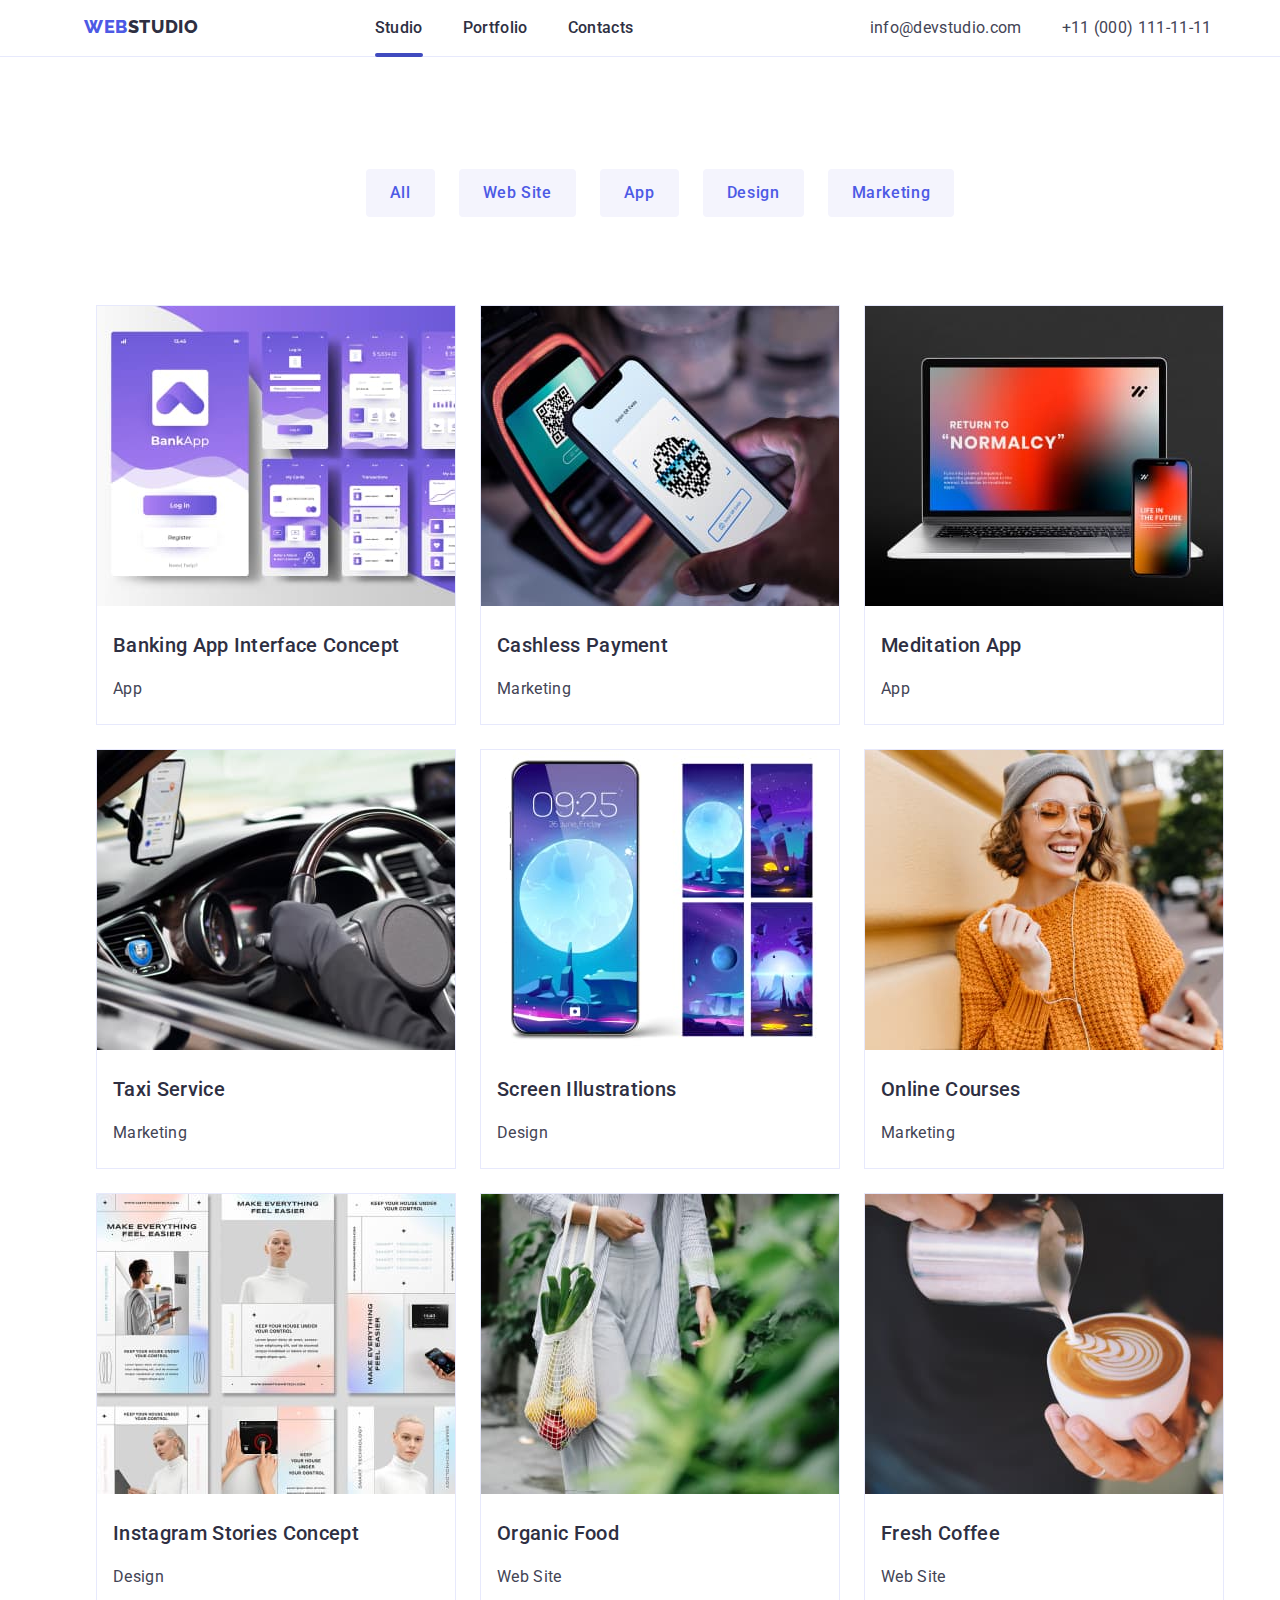
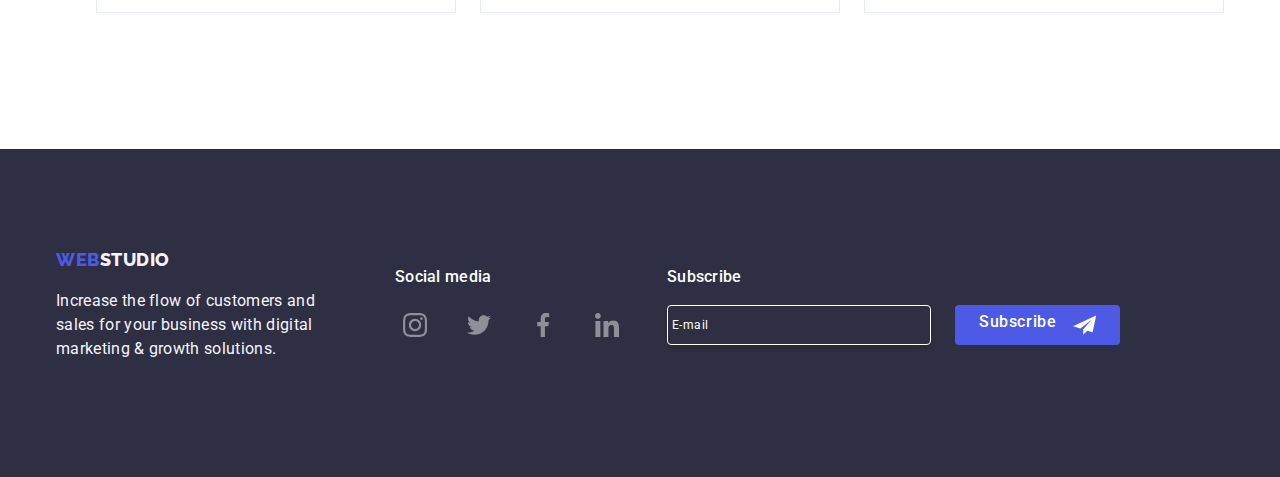
<file: portfolio.html>
<!DOCTYPE html>
<html lang="en">
  <head>
    <meta charset="UTF-8" />
    <meta name="viewport" content="width=device-width, initial-scale=1.0" />
    <title>WEBSTUDIO</title>
    <link rel="preconnect" href="https://fonts.googleapis.com" />
    <link rel="preconnect" href="https://fonts.gstatic.com" crossorigin />
    <link
      href="https://fonts.googleapis.com/css2?family=Raleway:ital,wght@0,800;1,800&family=Roboto:wght@400;500;700;900&display=swap"
      rel="stylesheet"
    />
    <link rel="stylesheet" href="./css/styles.css" />
    <link rel="stylesheet" href="./css/modern-normalize.css" />
  </head>
  <body>
    <div class="js-menu-container">
      <button class="menu-close-btn js-close-menu">
        <i data-feather="x"></i>
      </button>

      <nav class="menu-nav">
        <ul class="menu-nav-list">
          <li class="menu-nav-item">
            <a href="index.html" class="menu-nav-link active-page">Studio</a>
          </li>
          <li class="menu-nav-item">
            <a href="portfolio.html" class="menu-nav-link">Portfolio</a>
          </li>
          <li class="menu-nav-item">
            <a href="contacts.html" class="menu-nav-link">Contacts</a>
          </li>
        </ul>
      </nav>
      <div class="menu-contacts-social">
        <div class="menu-contacts-social-wrap">
          <section class="menu-contacts-section">
            <a href="tel:+110001111111" class="menu-contact-phone"
              >+11 (000) 111-11-11</a
            >
            <a href="mailto:info@devstudio.com" class="menu-contact-mail"
              >info@devstudio.com</a
            >
          </section>
          <div class="menu-icons-list">
            <a
              href="https://www.instagram.com/"
              class="menu-social-icon"
              rel="nofollow noopener noreferrer"
              target="_blank"
              aria-label="instagram-link"
            >
              <svg>
                <use href="./images/icons.svg.svg#icon-instagram"></use>
              </svg>
            </a>
            <a
              href="https://www.twitter.com/"
              class="menu-social-icon"
              rel="nofollow noopener noreferrer"
              target="_blank"
              aria-label="twitter-link"
            >
              <svg>
                <use href="./images/icons.svg.svg#icon-twitter"></use>
              </svg>
            </a>
            <a
              href="https://www.facebook.com/"
              class="menu-social-icon"
              rel="nofollow noopener noreferrer"
              target="_blank"
              aria-label="facebook-link"
            >
              <svg>
                <use href="./images/icons.svg.svg#icon-facebook"></use>
              </svg>
            </a>
            <a
              href="https://ro.linkedin.com/"
              class="menu-social-icon"
              rel="nofollow noopener noreferrer"
              target="_blank"
              aria-label="linkedin-link"
            >
              <svg>
                <use href="./images/icons.svg.svg#icon-linkedin"></use>
              </svg>
            </a>
          </div>
        </div>
      </div>
    </div>
    <!-- Header section -->
    <header class="global-header">
      <div class="header-section container">
        <div>
          <!-- Logo text -->
          <a href="index.html" class="logo">STUDIO</a>
          <button type="button" class="burger-menu-btn js-open-menu">
            <i data-feather="menu"></i>
          </button>
        </div>

        <!-- Nav section -->
        <nav class="main-nav">
          <ul class="nav-list">
            <li class="nav-item">
              <a href="index.html" class="nav-link active-page">Studio</a>
            </li>
            <li>
              <a href="portfolio.html">Portfolio</a>
            </li>
            <li>
              <a href="contacts.html">Contacts</a>
            </li>
          </ul>
        </nav>

        <!-- Contacts section -->
        <section class="contacts-section">
          <a href="mailto:info@devstudio.com" class="contact-mail"
            >info@devstudio.com</a
          >
          <a href="tel:+110001111111" class="contact-phone"
            >+11 (000) 111-11-11</a
          >
        </section>
      </div>
    </header>

    <!-- Main section -->
    <main>
      <!-- Button section -->
      <section class="section">
        <div class="container button-section">
          <ul class="button-list">
            <li>
              <button type="button" class="filter-button">All</button>
            </li>
            <li>
              <button type="button" class="filter-button">Web Site</button>
            </li>
            <li>
              <button type="button" class="filter-button">App</button>
            </li>
            <li>
              <button type="button" class="filter-button">Design</button>
            </li>
            <li>
              <button type="button" class="filter-button">Marketing</button>
            </li>
          </ul>
        </div>
      </section>

      <!-- Pictures section -->
      <section class="section">
        <div class="container picture-section">
          <ul class="picture-section-list">
            <li class="picture-section-card">
              <div class="overlay-image">
                <img
                  src="./images/purple_bank_app.jpg"
                  alt="purple_banking_app"
                  width="360"
                  height="300"
                />
                <div class="overlay">
                  <p class="overlay-text">
                    14 Stylish and User-Friendly App Design Concepts · Task
                    Manager App · Calorie Tracker App · Exotic Fruit Ecommerce
                    App · Cloud Storage App
                  </p>
                </div>
              </div>
              <div>
                <h3 class="picture-section-title">
                  Banking App Interface Concept
                </h3>
                <span class="picture-section-text">App</span>
              </div>
            </li>
            <li class="picture-section-card">
              <div class="overlay-image">
                <img
                  src="./images/phone_payment.jpg"
                  alt="phone_cashless_payment"
                  width="360"
                  height="300"
                />
                <div class="overlay">
                  <p class="overlay-text">
                    14 Stylish and User-Friendly App Design Concepts · Task
                    Manager App · Calorie Tracker App · Exotic Fruit Ecommerce
                    App · Cloud Storage App
                  </p>
                </div>
              </div>
              <h3 class="picture-section-title">Cashless Payment</h3>
              <span class="picture-section-text">Marketing</span>
            </li>
            <li class="picture-section-card">
              <div class="overlay-image">
                <img
                  src="./images/laptop_and_phone_turned_on.jpg"
                  alt="laptop_and_phone_turned_on"
                  width="360"
                  height="300"
                />
                <div class="overlay">
                  <p class="overlay-text">
                    14 Stylish and User-Friendly App Design Concepts · Task
                    Manager App · Calorie Tracker App · Exotic Fruit Ecommerce
                    App · Cloud Storage App
                  </p>
                </div>
              </div>
              <h3 class="picture-section-title">Meditation App</h3>
              <span class="picture-section-text">App</span>
            </li>
            <li class="picture-section-card">
              <div class="overlay-image">
                <img
                  src="./images/diver_behind_steering_wheel_with_gps_on.jpg"
                  alt="diver_behind_steering_wheel_with_gps_on"
                  width="360"
                  height="300"
                />
                <div class="overlay">
                  <p class="overlay-text">
                    14 Stylish and User-Friendly App Design Concepts · Task
                    Manager App · Calorie Tracker App · Exotic Fruit Ecommerce
                    App · Cloud Storage App
                  </p>
                </div>
              </div>
              <h3 class="picture-section-title">Taxi Service</h3>
              <span class="picture-section-text">Marketing</span>
            </li>
            <li class="picture-section-card">
              <div class="overlay-image">
                <img
                  src="./images/screen_ilustrations_blue.jpg"
                  alt="blue_screen_ilustrations"
                  width="360"
                  height="300"
                />
                <div class="overlay">
                  <p class="overlay-text">
                    14 Stylish and User-Friendly App Design Concepts · Task
                    Manager App · Calorie Tracker App · Exotic Fruit Ecommerce
                    App · Cloud Storage App
                  </p>
                </div>
              </div>
              <h3 class="picture-section-title">Screen Illustrations</h3>
              <span class="picture-section-text">Design</span>
            </li>
            <li class="picture-section-card">
              <div class="overlay-image">
                <img
                  src="./images/girl_with_grey_beanie_sunglasses_orange_sweater.jpg"
                  alt="young_woman_with_grey_beanie_sunglasses_orange_sweater"
                  width="360"
                  height="300"
                />
                <div class="overlay">
                  <p class="overlay-text">
                    14 Stylish and User-Friendly App Design Concepts · Task
                    Manager App · Calorie Tracker App · Exotic Fruit Ecommerce
                    App · Cloud Storage App
                  </p>
                </div>
              </div>
              <h3 class="picture-section-title">Online Courses</h3>
              <span class="picture-section-text">Marketing</span>
            </li>
            <li class="picture-section-card">
              <div class="overlay-image">
                <img
                  src="./images/instagram_stories_concept.jpg"
                  alt="instagram_stories_concept"
                  width="360"
                  height="300"
                />
                <div class="overlay">
                  <p class="overlay-text">
                    14 Stylish and User-Friendly App Design Concepts · Task
                    Manager App · Calorie Tracker App · Exotic Fruit Ecommerce
                    App · Cloud Storage App
                  </p>
                </div>
              </div>
              <h3 class="picture-section-title">Instagram Stories Concept</h3>
              <span class="picture-section-text">Design</span>
            </li>
            <li class="picture-section-card">
              <div class="overlay-image">
                <img
                  src="./images/woman_dressed_in_grey_with_a_bag_full_of_vegetables.jpg"
                  alt="woman_dressed_in_grey_with_a_bag_full_of_vegetables"
                  width="360"
                  height="300"
                />
                <div class="overlay">
                  <p class="overlay-text">
                    14 Stylish and User-Friendly App Design Concepts · Task
                    Manager App · Calorie Tracker App · Exotic Fruit Ecommerce
                    App · Cloud Storage App
                  </p>
                </div>
              </div>
              <h3 class="picture-section-title">Organic Food</h3>
              <span class="picture-section-text">Web Site</span>
            </li>
            <li class="picture-section-card">
              <div class="overlay-image">
                <img
                  src="./images/barista_making_a_coffee_with_foam.jpg"
                  alt="barista_making_a_coffee_with_foam"
                  width="360"
                  height="300"
                />
                <div class="overlay">
                  <p class="overlay-text">
                    14 Stylish and User-Friendly App Design Concepts · Task
                    Manager App · Calorie Tracker App · Exotic Fruit Ecommerce
                    App · Cloud Storage App
                  </p>
                </div>
              </div>
              <h3 class="picture-section-title">Fresh Coffee</h3>
              <span class="picture-section-text">Web Site</span>
            </li>
          </ul>
        </div>
      </section>
    </main>

    <!-- Footer section -->
    <footer>
      <section class="footer-section">
        <div class="container footer-section-style">
          <div class="footer-item">
            <a href="index.html" class="logo-footer">STUDIO</a>
            <p class="footer-text">
              Increase the flow of customers and<br />
              sales for your business with digital<br />
              marketing & growth solutions.
            </p>
          </div>
          <div class="footer-section-social-links">
            <p>Social media</p>
            <div class="footer-icons-list">
              <a
                href="https://www.instagram.com/"
                class="footer-social-icon"
                rel="nofollow noopener noreferrer"
                target="_blank"
                aria-label="instagram-link"
              >
                <svg>
                  <use href="./images/icons.svg.svg#icon-instagram"></use>
                </svg>
              </a>
              <a
                href="https://www.twitter.com/"
                class="footer-social-icon"
                rel="nofollow noopener noreferrer"
                target="_blank"
                aria-label="twitter-link"
              >
                <svg>
                  <use href="./images/icons.svg.svg#icon-twitter"></use>
                </svg>
              </a>
              <a
                href="https://www.facebook.com/"
                class="footer-social-icon"
                rel="nofollow noopener noreferrer"
                target="_blank"
                aria-label="facebook-link"
              >
                <svg>
                  <use href="./images/icons.svg.svg#icon-facebook"></use>
                </svg>
              </a>
              <a
                href="https://ro.linkedin.com/"
                class="footer-social-icon"
                rel="nofollow noopener noreferrer"
                target="_blank"
                aria-label="linkedin-link"
              >
                <svg>
                  <use href="./images/icons.svg.svg#icon-linkedin"></use>
                </svg>
              </a>
            </div>
          </div>
          <div class="subscribe-item">
            <p class="subscribe-text">Subscribe</p>
            <div>
              <form class="subscribe-form">
                <div class="subscribe-group">
                  <input
                    name="subscribe"
                    type="email"
                    id="subscribe"
                    class="subscribe-input"
                    required
                  />
                  <label for="subscribe" class="subscribe-label">E-mail</label>
                </div>
                <div>
                  <button type="submit" class="subscribe-btn">
                    <span class="subscribe-btn-text">Subscribe</span>
                    <svg class="subscribe-btn-icon">
                      <use href="./images/icons.svg.svg#icon-subscribe"></use>
                    </svg>
                  </button>
                </div>
              </form>
            </div>
          </div>
        </div>
      </section>
    </footer>
    <script>
      feather.replace();
    </script>
    <script src="./js/modal.js"></script>
    <script src="./js/mobile-menu.js"></script>
  </body>
</html>
</file>
<file: css/styles.css>
:root {
  --primary-text-color: #2e2f42;
  --secondary-text-color: #434455;
  --primary-bg-color: #ffffff;
  --footer-bg-color: #2e2f42;
  --icons-color-active: #4d5ae5;
  --social-icon-bg-color: #4d5ae5;
  --social-icon-color-active: #f4f4fd;
  --social-icon-color: #8e8f99;
  --customers-icon-color: #8e8f99;
  --navy-blue-modal: #2e2f4266;
  --modal-background: #fcfcfc;
  --modal-close-btn: #2e2f42;
  --modal-cole-btn-bg: #e7e9fc;
  --active-page-bg: #404bbf;
  --overlay-bg: #4d5ae5;
  --overlay-text-color: #f4f4fd;
  --form-heading-color: #2e2f42;
  --form-label-color: #8e8f99;
  --form-icon-color: #2e2f42;
  --checkbox-color: #4d5ae5;
  --checkbox-text-color: #8e8f99;
  --checkbox-policy-txt-color: #4d5ae5;
  --subscribe-text-color: #fff;
  --subscribe-btn-bg-color: #4d5ae5;
  --burger-menu-color: #2e2f42;
  --menu-close-btn-bg: #fff;
  --menu-close-btn-border: #2e2f42;
  --menu-text-color: #2e2f42;
  --menu-text-color-active: #404bbf;
  --transition: 250ms cubic-bezier(0.4, 0, 0.2, 1);
}

/* General styles */

body {
  font-family: "Roboto", sans-serif;
  font-size: 16px;
  font-weight: 400;
  line-height: 1.5;
  letter-spacing: 0.02em;

  color: var(--primary-text-color);
  background-color: var(--primary-bg-color);
}

ul {
  list-style-type: none;
}

a {
  text-decoration: none;
  transition: background-color, color var(--transition);
}

*,
*::before,
*::after {
  box-sizing: border-box;
}

.container {
  width: 100%;
  margin: 0, auto;
}

/* .section {
  padding: 94px, 0;
} */

/* Mobile menu */
.js-menu-container {
  display: none;
}
.js-menu-container.is-open {
  display: flex;
  flex-direction: column;
  position: fixed;
  background-color: #fff;
  /* z-index: 1; */
  width: 100%;
  height: 100%;
}
.burger-menu-btn {
  color: var(--burger-menu-color);
  display: inline-block;
  float: right;
  margin-right: 16px;
  border: none;
  background-color: #fff;
  cursor: pointer;
}
.menu-close-btn {
  position: absolute;
  top: 24px;
  right: 24px;
  border-radius: 50%;
  width: 24px;
  height: 24px;
  color: var(--modal-close-btn);
  background-color: var(--menu-close-btn-bg);
  border-color: var(--menu-close-btn-border);
  display: flex;
  justify-content: center;
  align-items: center;
  border-style: none;
  margin-bottom: 24px;
  cursor: pointer;
}
.menu-nav-list {
  display: flex;
  flex-direction: column;
  gap: 40px;
  margin-top: 70px;
}
.menu-nav-link {
  font-weight: 700;
  font-size: 36px;
  line-height: 1.11111;
  letter-spacing: 0.02em;
  text-transform: capitalize;
  color: var(--menu-text-color);
}
.menu-nav a:hover {
  color: var(--menu-text-color-active);
  transition: transform var(--transition);
}
.menu-contacts-section {
  display: flex;
  flex-direction: column;
  margin-left: 40px;

  position: relative;
}
.menu-contacts-social-wrap {
  position: absolute;
  bottom: 0;
}
.menu-contact-phone {
  font-weight: 700;
  font-size: 36px;
  line-height: 1.11111;
  letter-spacing: 0.02em;
  text-transform: capitalize;
  margin-bottom: 40px;
  color: var(--menu-text-color);
}
.menu-contact-phone:hover {
  color: var(--menu-text-color-active);
  transition: transform var(--transition);
}
.menu-contact-mail {
  font-weight: 500;
  font-size: 20px;
  line-height: 1.2;
  letter-spacing: 0.02em;
  margin-bottom: 30px;
  color: var(--menu-text-color);
}
.menu-contact-mail:hover {
  color: var(--menu-text-color-active);
  transition: transform var(--transition);
}
.menu-icons-list {
  display: flex;
  gap: 56px;
  margin-top: 16px;
  justify-content: center;
}
.menu-icons-list .menu-social-icon svg {
  width: 24px;
  height: 24px;
}
.menu-contacts-social {
  display: flex;
  flex-direction: column;
}
.menu-icons-list .menu-social-icon {
  width: 40px;
  height: 40px;
  border-radius: 50%;
  display: flex;
  justify-content: center;
  align-items: center;
  color: var(--social-icon-color);
}
.menu-icons-list .menu-social-icon:hover,
.menu-icons-list .menu-social-icon:active {
  background-color: var(--social-icon-bg-color);
  color: var(--social-icon-color-active);
}

/* Header section */
.global-header {
  padding: 24px, 0;
}
.header-section {
  margin-top: 0;
  padding-top: 24px;
  padding-bottom: 22px;
  justify-content: space-around;
  border-bottom: 1px solid #e7e9fc;
}
/* Logo */
.logo::before {
  content: "WEB";
  color: #4d5ae5;
}
.logo {
  font-family: "Raleway", sans-serif;
  font-weight: 800;
  color: #2e2f42;
  font-size: 18px;
  line-height: 1.16667;
  letter-spacing: 0.03em;
  margin-left: 16px;
}
/* Nav section */
.main-nav {
  display: none;
}
.main-nav a,
.main-nav a:visited {
  color: var(--primary-text-color);
}
.main-nav a:hover {
  color: #404bbf;
  text-decoration: none;
}
.main-nav .nav-list {
  display: flex;
  justify-content: space-evenly;
  gap: 40px;
  margin-right: 100px;
}
.main-nav .nav-link {
  position: relative;
  padding-bottom: 20px;
}
.main-nav .active-page::after {
  content: "";
  position: absolute;
  bottom: 0;
  left: 0;
  width: 100%;
  height: 4px;
  border-radius: 2px;
  background-color: var(--active-page-bg);
}
/* Contacts section */
.contacts-section {
  display: none;
}
.contacts-section .contact-mail {
  color: var(--secondary-text-color);
  margin-right: 40px;
}
.contacts-section .contact-mail:hover {
  color: #404bbf;
}

.contacts-section .contact-phone {
  color: var(--secondary-text-color);
}
.contacts-section .contact-phone:hover {
  color: #404bbf;
}

/* Hero section */
.hero-section {
  display: flex;
  flex-direction: column;
  /* justify-content: space-around; */
  height: 600px;
  background: linear-gradient(rgba(46, 47, 66, 0.7), rgba(46, 47, 66, 0.7)),
    url("../images/hero-section-office.png");
  background-size: cover;
  background-position: center;
}

.hero-section .hero-title {
  margin-left: auto;
  margin-right: auto;
  font-weight: 700;
  font-size: 36px;
  line-height: 1.11111;
  color: #fff;
}

/* Modal */
.is-hidden {
  visibility: hidden;
  scale: 1.05;
}
.modal {
  position: fixed;
  top: 0;
  left: 0;
  width: 100vw;
  height: 100vh;
  display: flex;
  justify-content: center;
  align-items: center;
  background: var(--navy-blue-modal);
  transition: transform var(--transition);
}
.modal-content {
  position: relative;
  background-color: var(--modal-background);
  border-radius: 4px;
  box-shadow: 0 1px 1px 0 rgba(0, 0, 0, 0.14), 0 1px 3px 0 rgba(0, 0, 0, 0.12),
    0 1px 2px 0 rgba(0, 0, 0, 0.2);
  padding: 24px;
  width: 408px;
  height: 584px;
  display: flex;
  flex-direction: column;
  align-items: center;
}
.close-btn {
  position: absolute;
  top: 24px;
  right: 24px;
  border-radius: 50%;
  width: 24px;
  height: 24px;
  color: var(--modal-close-btn);
  background-color: var(--modal-cole-btn-bg);
  display: flex;
  justify-content: center;
  align-items: center;
  outline: none;
  border-style: none;
  margin-bottom: 24px;
  cursor: pointer;
}
.modal-heading {
  font-weight: 500;
  font-size: 16px;
  line-height: 1.5;
  letter-spacing: 0.02em;
  text-align: center;
  color: var(--form-heading-color);
  margin-top: 40px;
  margin-bottom: 16px;
}

.form-group {
  position: relative;
  display: flex;
  flex-direction: column;
  gap: 4px;
  margin-bottom: 8px;
}
.form-input:focus {
  outline: none;
  border-color: #4d5ae5;
}
.form-input:focus + .form-icon {
  color: #4d5ae5;
}
.form-icon {
  position: absolute;
  padding: 3px 0px;
  width: 18px;
  height: 24px;
  top: calc(50%);
  left: 16px;
  color: var(--form-icon-color);
}
.form-input {
  border: 1px solid rgba(46, 47, 66, 0.4);
  border-radius: 4px;
  width: 360px;
  height: 40px;
}
.form-group .form-input {
  left: 0.5rem;
  padding-left: 2.5rem;
}
.form-label {
  font-size: 12px;
  line-height: 1.16667;
  letter-spacing: 0.04em;
  color: var(--form-label-color);
}

.form-textarea {
  font-weight: 400;
  font-size: 12px;
  line-height: 1.16667;
  letter-spacing: 0.04em;
  color: rgba(46, 47, 66, 0.4);
  border: 1px solid rgba(46, 47, 66, 0.4);
  border-radius: 4px;
  width: 360px;
  height: 120px;
}
.form-textarea:focus {
  outline: none;
  border-color: #4d5ae5;
}
.agree-check {
  display: flex;
  justify-content: center;
  align-items: center;
  margin-bottom: 15px;
}
.agree-check .checkmark {
  appearance: none;
}
.agree-check .check-icon {
  width: 16px;
  height: 16px;
  margin-right: 8px;
  fill: none;
  border-radius: 2px;
  border: 1px solid rgba(46, 47, 66, 0.4);
  cursor: pointer;
}
.agree-check .checkmark:focus + .check-icon,
.agree-check .checkmark:checked:focus + .check-icon {
  outline: 1px solid rgba(46, 47, 66, 0.4);
}
.agree-check .checkmark:checked + .check-icon {
  background-color: var(--checkbox-color);
  border-color: var(--checkbox-color);
  fill: var(--checkbox-color);
  outline: none;
  stroke: var(--checkbox-color);
  stroke-width: 0.2;
}
.check-text {
  font-weight: 400;
  font-size: 12px;
  line-height: 1.16667;
  letter-spacing: 0.04em;
  color: var(--checkbox-text-color);
}
.check-policy {
  line-height: 1.33333;
  text-decoration: underline;
  text-decoration-skip-ink: none;
  color: var(--checkbox-policy-txt-color);
}
.modal-send-btn {
  border-radius: 4px;
  padding: 16px 32px;
  width: 169px;
  height: 56px;
  box-shadow: 0 4px 4px 0 rgba(0, 0, 0, 0.15);
  background: #4d5ae5;
  font-weight: 500;
  font-size: 16px;
  line-height: 1.5;
  letter-spacing: 0.04em;
  text-align: center;
  color: #fff;
  cursor: pointer;
  border-style: none;
}
.modal-send-btn:hover {
  background-color: #404bbf;
  transform: scale(1.05);
  transition: background-color var(--transition);
}

/* First section */

.first-section-list {
  display: none;
}

/* What are we doing */
.second-section-list {
  display: none;
}
.second-section-title {
  display: none;
}
/* Team section */
.team-section {
  background-color: #f4f4fd;
  padding-bottom: 120px;
  padding-top: 120px;
}
.team-section h2 {
  margin-bottom: 72px;
}
.team-section .team-section-list {
  display: flex;
  flex-wrap: wrap;
  gap: 24px;
}
.team-card {
  border-radius: 0 0 4px 4px;
  padding: 0px 0px 32px 0px;
  width: 264px;
  height: 428px;
  box-shadow: 0 2px 1px 0 rgba(46, 47, 66, 0.08),
    0 1px 1px 0 rgba(46, 47, 66, 0.16), 0 1px 6px 0 rgba(46, 47, 66, 0.08);
  background: #fff;
}
.team-section .team-title {
  font-weight: 700;
  font-size: 36px;
  line-height: 1.11111;
  text-transform: capitalize;
  text-align: center;
}
.team-member {
  font-weight: 500;
  font-size: 20px;
  line-height: 1.2;
  text-align: center;
  margin-top: 32px;
  margin-bottom: -10px;
}
.team-section .team-member-position {
  font-size: 16px;
  text-align: center;
  color: var(--secondary-text-color);
}
.team-icons-list {
  display: flex;
  gap: 24px;
  margin-top: 8px;
  justify-content: center;
}
.team-icons-list .team-social-icon svg {
  width: 16px;
  height: 16px;
}
.team-icons-list .team-social-icon {
  width: 40px;
  height: 40px;
  border-radius: 50%;
  display: flex;
  justify-content: center;
  align-items: center;
  color: var(--social-icon-color);
}
.team-icons-list .team-social-icon:hover,
.team-icons-list .team-social-icon:active {
  background-color: var(--icons-color-active);
  color: var(--social-icon-color-active);
}
/* Customers-section */
.customers-section {
  padding-top: 120px;
  padding-bottom: 120px;
  /* width: 1440px; */
}
.customers-section h2 {
  font-weight: 700;
  font-size: 36px;
  line-height: 1.11111;
  text-transform: capitalize;
  text-align: center;
  color: var(--primary-text-color);
}
.customers-section .customers-icons-list {
  display: flex;
  flex-wrap: wrap;
  gap: 24px;
  margin-top: 72px;
  justify-content: center;
}
.customers-icons-list .customers-icons svg {
  width: 104px;
  height: 56px;
}
.customers-icons-list .customers-icons {
  border: 1px solid #8e8f99;
  border-radius: 4px;
  width: 168px;
  height: 88px;
  display: flex;
  justify-content: center;
  align-items: center;
  color: var(--customers-icon-color);
  transition: color var(--transition);
}

.customers-icons:hover {
  color: var(--icons-color-active);
  border-color: var(--icons-color-active);
  transform: scale(1.05);
}

/* Footer section */
.logo-footer::before {
  content: "WEB";
  color: #4d5ae5;
}
.logo-footer {
  font-family: "Raleway", sans-serif;
  font-weight: 800;
  font-size: 18px;
  line-height: 1.16667;
  letter-spacing: 0.03em;
  color: #f4f4fd;
}

.footer-section-style {
  display: flex;
  flex-wrap: wrap;
  background-color: var(--footer-bg-color);
  padding-top: 100px;
  padding-bottom: 100px;
}
.footer-item {
  box-sizing: content-box;
  padding-left: 56px;
}

.footer-section .footer-text {
  color: #f4f4fd;
}
.footer-section-social-links {
  box-sizing: content-box;
  margin-left: 80px;
}
.footer-section-social-links p {
  font-weight: 500;
  color: #fff;
}

.footer-icons-list {
  display: flex;
  gap: 24px;
  margin-top: 16px;
  justify-content: center;
}
.footer-icons-list .footer-social-icon svg {
  width: 24px;
  height: 24px;
}
.footer-icons-list .footer-social-icon {
  width: 40px;
  height: 40px;
  border-radius: 50%;
  display: flex;
  justify-content: center;
  align-items: center;
  color: var(--social-icon-color);
}
.footer-icons-list .footer-social-icon:hover,
.footer-icons-list .footer-social-icon:active {
  background-color: var(--social-icon-bg-color);
  color: var(--social-icon-color-active);
}
.subscribe-item {
  padding-left: 40px;
}
.subscribe-text {
  font-weight: 500;
  color: var(--subscribe-text-color);
}

.subscribe-group {
  position: relative;
  margin: 16px, 0;
}
.subscribe-label {
  position: absolute;
  top: 50%;
  left: 5px;
  transform: translateY(-50%);
  font-size: 12px;
  line-height: 2;
  letter-spacing: 0.04em;
  color: var(--subscribe-text-color);
  pointer-events: none;
  transition: 0.5s;
}
.subscribe-input {
  border: 1px solid #fff;
  border-radius: 4px;
  width: 264px;
  height: 40px;
  box-shadow: 0 4px 4px 0 rgba(0, 0, 0, 0.15);
  background: transparent;
  outline: none;
  color: #fff;
}
.subscribe-group input:focus ~ label,
.subscribe-group input:valid ~ label {
  top: 0;
  font-size: 12px;
  background: var(--footer-bg-color);
}
/* Button section */
.hero-section .hero-button {
  box-sizing: block;
  margin: auto;

  height: 50px;
  font-weight: 500;
  letter-spacing: 0.04em;
  color: #fff;
  border-radius: 4px;
  padding: 16px 32px;
  height: 56px;
  box-shadow: 0 4px 4px 0 rgba(0, 0, 0, 0.15);
  background: #4d5ae5;
  cursor: pointer;
  border-style: none;
  transition: background-color var(--transition);
}
.hero-section .hero-button:hover {
  background-color: #404bbf;
  transform: scale(1.05);
}
.button-list {
  display: flex;
  flex-wrap: wrap;
  justify-content: center;
  padding-top: 96px;
  padding-bottom: 72px;
  gap: 24px;
}
.filter-button {
  font-weight: 500;
  letter-spacing: 0.04em;
  text-align: center;
  color: #4d5ae5;
  border: 1px solid #e7e9fc;
  border-radius: 4px;
  padding: 12px 24px;
  height: 48px;
  background: #f4f4fd;
  cursor: pointer;
  border-style: none;
  transition: background-color var(--transition);
}

.button-section .filter-button:hover {
  box-shadow: 0 2px 2px 0 rgba(0, 0, 0, 0.12), 0 2px 1px 0 rgba(0, 0, 0, 0.08),
    0 3px 1px 0 rgba(0, 0, 0, 0.1);
  background: #404bbf;
  color: #fff;
  transform: scale(1.05);
}

.subscribe-btn {
  border-radius: 4px;
  padding: 8px 24px;
  width: 165px;
  height: 40px;
  background: var(--subscribe-btn-bg-color);
  display: flex;
  justify-content: center;
  margin-left: 24px;
  cursor: pointer;
  border-style: none;
}
.subscribe-btn:hover {
  background-color: #404bbf;
  transform: scale(1.05);
  transition: background-color var(--transition);
}

.subscribe-btn-text {
  font-weight: 500;
  letter-spacing: 0.04em;
  text-align: center;
  color: #fff;
}
.subscribe-btn-icon {
  width: 24px;
  height: 24px;
  color: #fff;
  margin-left: 16px;
}

/* Pictures section */
.picture-section-list {
  display: flex;
  flex-wrap: wrap;
  justify-content: center;
  gap: 24px;
  padding-bottom: 120px;
}
.picture-section-card {
  border: 1px solid #e7e9fc;
  width: 360px;
  height: 420px;
  background: var(--primary-bg-color);
  overflow: hidden;
  transition: transform var(--transition);
}
.picture-section-card:hover {
  box-shadow: 0 2px 1px 0 rgba(46, 47, 66, 0.08),
    0 1px 1px 0 rgba(46, 47, 66, 0.16), 0 1px 6px 0 rgba(46, 47, 66, 0.08);
  transform: scale(1.05);
}
.picture-section-title {
  font-weight: 500;
  font-size: 20px;
  line-height: 1.2;
  margin-left: 16px;
}
.picture-section-text {
  color: var(--secondary-text-color);
  margin-left: 16px;
}
.overlay-image {
  position: relative;
  overflow: hidden;
}
.overlay {
  position: absolute;
  top: 0px;
  width: 360px;
  height: 300px;
  padding: 40px 32px;
  background-image: url(../images/overlay-iris-color.jpg);
  transform: translateY(105%);
  transition: transform var(--transition);
}
.overlay-image:hover .overlay {
  transform: translateY(0px);
  cursor: pointer;
}
.overlay-text {
  color: var(--overlay-text-color);
}

@media screen and (min-width: 768px) {
  .main-nav {
    font-weight: 500;
    display: flex;
  }
  .contacts-section {
    display: flex;
    flex-direction: column;
  }
  .contacts-section .contact-mail {
    color: var(--secondary-text-color);
  }
  .contacts-section .contact-mail:hover {
    color: #404bbf;
  }

  .contacts-section .contact-phone {
    color: var(--secondary-text-color);
  }
  .contacts-section .contact-phone:hover {
    color: #404bbf;
  }
  .burger-menu {
    display: none;
  }
  .header-section {
    display: flex;
    align-items: center;
    margin-top: 0;
    padding-top: 0;
    padding-bottom: 0;
    justify-content: space-around;
    border-bottom: 1px solid #e7e9fc;
  }
  .hero-section .hero-title {
    margin-left: auto;
    margin-right: auto;
    /* margin-bottom: 30px; */
    font-weight: 700;
    font-size: 56px;
    line-height: 1.07143;
    text-align: center;
    color: #fff;
  }
  .burger-menu-btn {
    display: none;
  }
}

@media screen and (min-width: 1158px) {
  .hero-section {
    width: 100%;
  }
  .contacts-section {
    display: flex;
    flex-direction: row;
  }
  .first-section-list {
    display: flex;
    justify-content: center;
    padding-top: 120px;
    gap: 24px;
  }
  .first-section-icons {
    width: 64px;
    height: 64px;
  }
  .first-section-icons-list {
    border-radius: 4px;
    width: 264px;
    height: 112px;
    background: #f4f4fd;
    display: flex;
    justify-content: center;
    align-items: center;
  }
  .first-social-icon:hover .first-social-icon:active {
    color: var(--icons-color-active);
  }
  .first-section-title {
    font-weight: 500;
    font-size: 20px;
    line-height: 1.2;
    margin-bottom: -8px;
  }
  .first-section-text {
    color: var(--secondary-text-color);
  }
  .first-section-text-list {
    display: flex;
    justify-content: center;
    padding-bottom: 120px;
    gap: 24px;
  }
  .second-section-list {
    display: flex;
    flex-wrap: wrap;
    justify-content: center;
    gap: 24px;
    padding-bottom: 120px;
  }
  .second-section-title {
    font-weight: 700;
    font-size: 36px;
    line-height: 1.11111;
    text-transform: capitalize;
    text-align: center;
    color: var(--primary-text-color);
    padding-bottom: 72px;
  }
  .subscribe-form {
    display: flex;
  }
}
@media (max-width: 767px) {
  .first-section-title {
    font-weight: 700;
    font-size: 36px;
    line-height: 1.11111;
    letter-spacing: 0.02em;
    text-transform: capitalize;
    text-align: center;
    color: var(--secondary-text-color);
  }
  .first-section-text {
    font-weight: 500;
    color: var(--secondary-text-color);
  }
  .first-section-text-list {
    display: flex;
    flex-direction: column;
    justify-content: center;
    align-items: center;
    padding-bottom: 120px;
    gap: 24px;
  }
  .subscribe-form {
    display: flex;
    flex-direction: column;
    align-items: center;
    gap: 16px;
  }
}
@media (min-width: 768px) and (max-width: 1157px) {
  .first-section-title {
    font-weight: 700;
    font-size: 36px;
    line-height: 1.11111;
    letter-spacing: 0.02em;
    text-transform: capitalize;
    text-align: center;
    color: var(--secondary-text-color);
  }
  .first-section-text {
    font-weight: 500;
    color: var(--secondary-text-color);
  }
  .first-section-text-list {
    display: flex;
    justify-content: space-evenly;
    padding-top: 70px;
    flex-wrap: wrap;
    padding-bottom: 120px;
    gap: 24px;
  }
  .subscribe-form {
    display: flex;
  }
}
</file>
